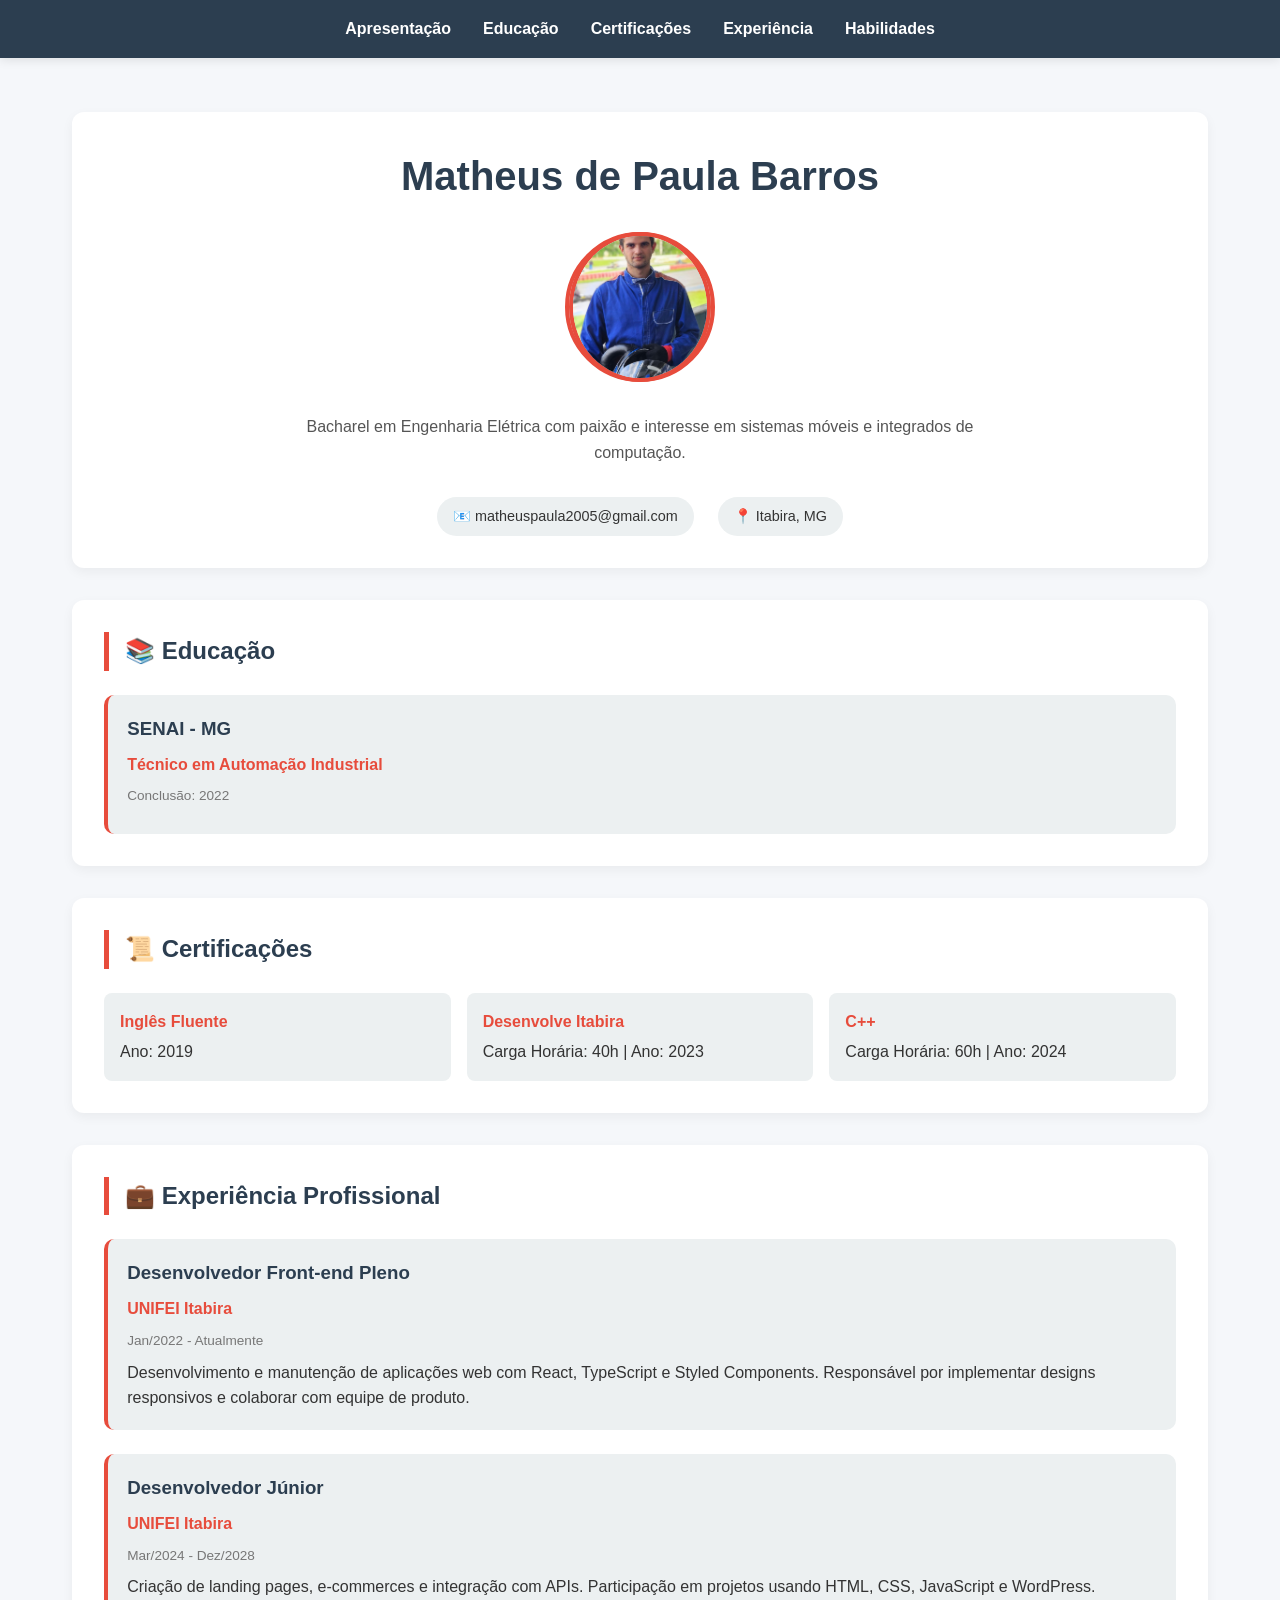
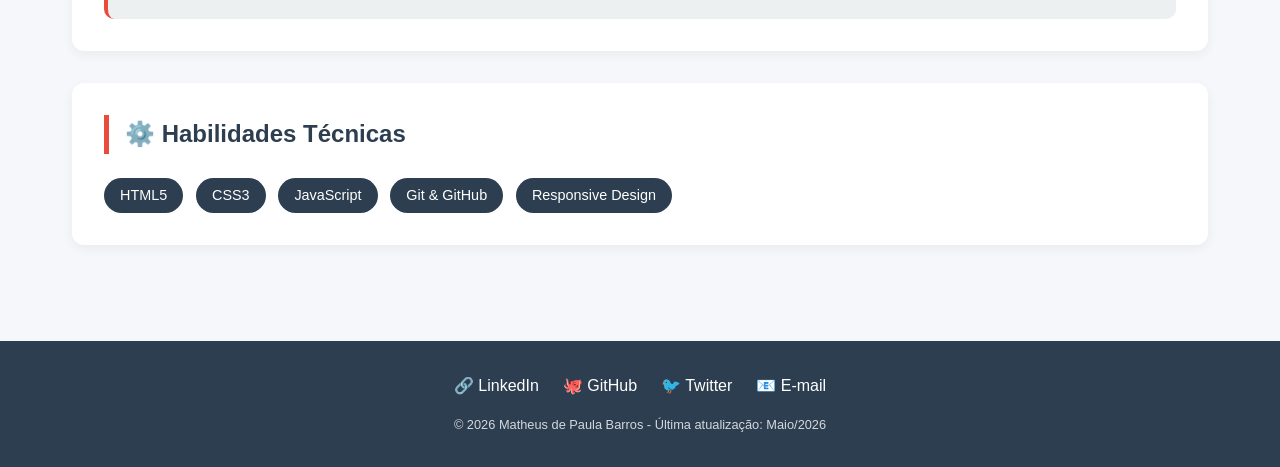
<file: cv-desenvolve/index.html>
<!DOCTYPE html>
<html lang="pt-BR">
<head>
    <meta charset="UTF-8">
    <meta name="viewport" content="width=device-width, initial-scale=1.0">
    <title>Meu Currículo | Matheus de Paula Barros</title>
    <style>
        * {
            margin: 0;
            padding: 0;
            box-sizing: border-box;
        }


        body {
            font-family: 'Segoe UI', Tahoma, Geneva, Verdana, sans-serif;
            background-color: #f5f7fa;
            color: #333;
            line-height: 1.6;
        }

        h1, h2, h3, h4, .nav-links a {
            font-family: 'Poppins', 'Segoe UI', sans-serif;
        }


        :root {
            --cor-principal: #2c3e50;    /* Azul escuro - principal */
            --cor-secundaria: #ecf0f1;  /* Cinza claro - secundária */
            --cor-destaque: #e74c3c;    /* Vermelho - destaque */
        }


        .navbar {
            position: fixed;
            top: 0;
            left: 0;
            width: 100%;
            background-color: var(--cor-principal);
            padding: 1rem 2rem;
            z-index: 1000;
            box-shadow: 0 2px 10px rgba(0,0,0,0.1);
        }

        .nav-links {
            display: flex;
            justify-content: center;
            gap: 2rem;
            list-style: none;
        }

        .nav-links a {
            color: white;
            text-decoration: none;
            font-weight: 600;
            transition: color 0.3s ease;
            padding: 0.5rem 0;
        }

        .nav-links a:hover {
            color: var(--cor-destaque);
        }


        .menu-toggle {
            display: none;
            background: none;
            border: none;
            color: white;
            font-size: 1.8rem;
            cursor: pointer;
            position: absolute;
            right: 20px;
            top: 12px;
        }


        .container {
            max-width: 1200px;
            margin: 80px auto 0;
            padding: 2rem;
        }

        section {
            background: white;
            border-radius: 12px;
            padding: 2rem;
            margin-bottom: 2rem;
            box-shadow: 0 4px 12px rgba(0,0,0,0.05);
        }

        section h2 {
            color: var(--cor-principal);
            border-left: 5px solid var(--cor-destaque);
            padding-left: 1rem;
            margin-bottom: 1.5rem;
        }

        .apresentacao {
            display: flex;
            flex-direction: column;
            align-items: center;
            text-align: center;
        }

        .apresentacao h1 {
            font-size: 2.5rem;
            color: var(--cor-principal);
            margin-bottom: 0.5rem;
        }

        .foto {
            width: 150px;
            height: 150px;
            border-radius: 50%;
            object-fit: cover;
            border: 4px solid var(--cor-destaque);
            margin: 1rem 0;
            background-color: #ddd;
            display: flex;
            align-items: center;
            justify-content: center;
            font-size: 3rem;
            color: #777;
        }

        .texto-apresentacao {
            max-width: 700px;
            margin: 1rem 0;
            color: #555;
        }

        .contato {
            display: flex;
            flex-wrap: wrap;
            justify-content: center;
            gap: 1.5rem;
            margin-top: 1rem;
            list-style: none;
        }

        .contato li {
            background: var(--cor-secundaria);
            padding: 0.5rem 1rem;
            border-radius: 30px;
            font-size: 0.9rem;
        }

        .contato li i {
            margin-right: 8px;
            color: var(--cor-destaque);
        }

        .educacao-container, .experiencia-container {
            display: flex;
            flex-direction: column;
            gap: 1.5rem;
        }

        .card {
            background: var(--cor-secundaria);
            padding: 1.2rem;
            border-radius: 10px;
            border-left: 4px solid var(--cor-destaque);
        }

        .card h3 {
            color: var(--cor-principal);
            margin-bottom: 0.5rem;
        }

        .card .instituicao, .card .empresa {
            font-weight: bold;
            color: var(--cor-destaque);
        }

        .card .data {
            font-size: 0.85rem;
            color: #777;
            margin: 0.5rem 0;
        }

        .certificacoes-container {
            display: grid;
            grid-template-columns: repeat(auto-fill, minmax(280px, 1fr));
            gap: 1rem;
        }

        .cert-item {
            background: var(--cor-secundaria);
            padding: 1rem;
            border-radius: 8px;
        }

        .cert-item strong {
            color: var(--cor-destaque);
            font-weight: bold;
            display: block;
            margin-bottom: 0.3rem;
        }

        .habilidades-lista {
            display: flex;
            flex-wrap: wrap;
            gap: 0.8rem;
            list-style: none;
        }

        .habilidades-lista li {
            background: var(--cor-principal);
            color: white;
            padding: 0.4rem 1rem;
            border-radius: 30px;
            font-size: 0.9rem;
        }


        footer {
            background-color: var(--cor-principal);
            color: white;
            text-align: center;
            padding: 2rem;
            margin-top: 2rem;
        }

        .social-links {
            display: flex;
            justify-content: center;
            gap: 1.5rem;
            list-style: none;
            margin-bottom: 1rem;
            flex-wrap: wrap;
        }

        .social-links a {
            color: white;
            text-decoration: none;
            transition: color 0.3s;
        }

        .social-links a:hover {
            color: var(--cor-destaque);
        }

        .copyright {
            font-size: 0.8rem;
            opacity: 0.8;
        }

        @media (max-width: 768px) {
            .menu-toggle {
                display: block;
            }

            .nav-links {
                display: none;
                flex-direction: column;
                align-items: center;
                gap: 1rem;
                background-color: var(--cor-principal);
                position: absolute;
                top: 60px;
                left: 0;
                width: 100%;
                padding: 1rem 0;
            }

            .nav-links.active {
                display: flex;
            }

            .container {
                padding: 1rem;
                margin-top: 70px;
            }

            section {
                padding: 1.2rem;
            }


            .navbar {
                padding: 0.8rem;
            }

            .apresentacao h1 {
                font-size: 1.8rem;
            }

            .foto {
                width: 120px;
                height: 120px;
            }


            .contato {
                flex-direction: column;
                align-items: center;
                gap: 0.8rem;
            }


            .certificacoes-container {
                grid-template-columns: 1fr;
            }
        }

        @media (min-width: 769px) {
            .nav-links {
                display: flex !important;
                flex-direction: row;
            }

            .menu-toggle {
                display: none;
            }

            .apresentacao {
                flex-direction: column;
            }
        }


        hr {
            margin: 1rem 0;
        }
    </style>
</head>
<body>


    <nav class="navbar">
        <button class="menu-toggle" id="menuToggle">☰</button>
        <ul class="nav-links" id="navLinks">
            <li><a href="#apresentacao">Apresentação</a></li>
            <li><a href="#educacao">Educação</a></li>
            <li><a href="#certificacoes">Certificações</a></li>
            <li><a href="#experiencia">Experiência</a></li>
            <li><a href="#habilidades">Habilidades</a></li>
        </ul>
    </nav>

    <div class="container">

        <section id="apresentacao" class="apresentacao">
            <h1>Matheus de Paula Barros</h1>
            <div class="foto">
                <img src="foto.jpeg" alt="Minha foto" class="foto">
            </div>
            <div class="texto-apresentacao">
                <p>Bacharel em Engenharia Elétrica com paixão e interesse em sistemas móveis e integrados de computação.</p>
            </div>
            <ul class="contato">
                <li>📧 matheuspaula2005@gmail.com</li>
                <li>📍 Itabira, MG</li>
            </ul>
        </section>


        <section id="educacao">
            <h2>📚 Educação</h2>
            <div class="educacao-container">
                <div class="card">
                    <h3>SENAI - MG</h3>
                    <p class="instituicao">Técnico em Automação Industrial</p>
                    <p class="data">Conclusão: 2022</p>
                </div>
            </div>
        </section>

        <section id="certificacoes">
            <h2>📜 Certificações</h2>
            <div class="certificacoes-container">
                <div class="cert-item">
                    <strong>Inglês Fluente</strong>
                    <p>Ano: 2019</p>
                </div>
                <div class="cert-item">
                    <strong>Desenvolve Itabira</strong>
                    <p>Carga Horária: 40h | Ano: 2023</p>
                </div>
                <div class="cert-item">
                    <strong>C++</strong>
                    <p>Carga Horária: 60h | Ano: 2024</p>
                </div>
            </div>
        </section>

        <section id="experiencia">
            <h2>💼 Experiência Profissional</h2>
            <div class="experiencia-container">
                <div class="card">
                    <h3>Desenvolvedor Front-end Pleno</h3>
                    <p class="empresa">UNIFEI Itabira</p>
                    <p class="data">Jan/2022 - Atualmente</p>
                    <p>Desenvolvimento e manutenção de aplicações web com React, TypeScript e Styled Components. Responsável por implementar designs responsivos e colaborar com equipe de produto.</p>
                </div>
                <div class="card">
                    <h3>Desenvolvedor Júnior</h3>
                    <p class="empresa">UNIFEI Itabira</p>
                    <p class="data">Mar/2024 - Dez/2028</p>
                    <p>Criação de landing pages, e-commerces e integração com APIs. Participação em projetos usando HTML, CSS, JavaScript e WordPress.</p>
                </div>
            </div>
        </section>

        <section id="habilidades">
            <h2>⚙️ Habilidades Técnicas</h2>
            <ul class="habilidades-lista">
                <li>HTML5</li>
                <li>CSS3</li>
                <li>JavaScript</li>
                <li>Git & GitHub</li>
                <li>Responsive Design</li>
            </ul>
        </section>
    </div>

    <footer>
        <ul class="social-links">
            <li><a href="#">🔗 LinkedIn</a></li>
            <li><a href="#">🐙 GitHub</a></li>
            <li><a href="#">🐦 Twitter</a></li>
            <li><a href="#">📧 E-mail</a></li>
        </ul>
        <div class="copyright">
            &copy; 2026 Matheus de Paula Barros - Última atualização: Maio/2026
        </div>
    </footer>


    <script>
        const menuToggle = document.getElementById('menuToggle');
        const navLinks = document.getElementById('navLinks');

        if (menuToggle) {
            menuToggle.addEventListener('click', () => {
                navLinks.classList.toggle('active');
            });
        }


        const links = document.querySelectorAll('.nav-links a');
        links.forEach(link => {
            link.addEventListener('click', () => {
                if (window.innerWidth <= 768) {
                    navLinks.classList.remove('active');
                }
            });
        });
    </script>
</body>
</html>
</file>
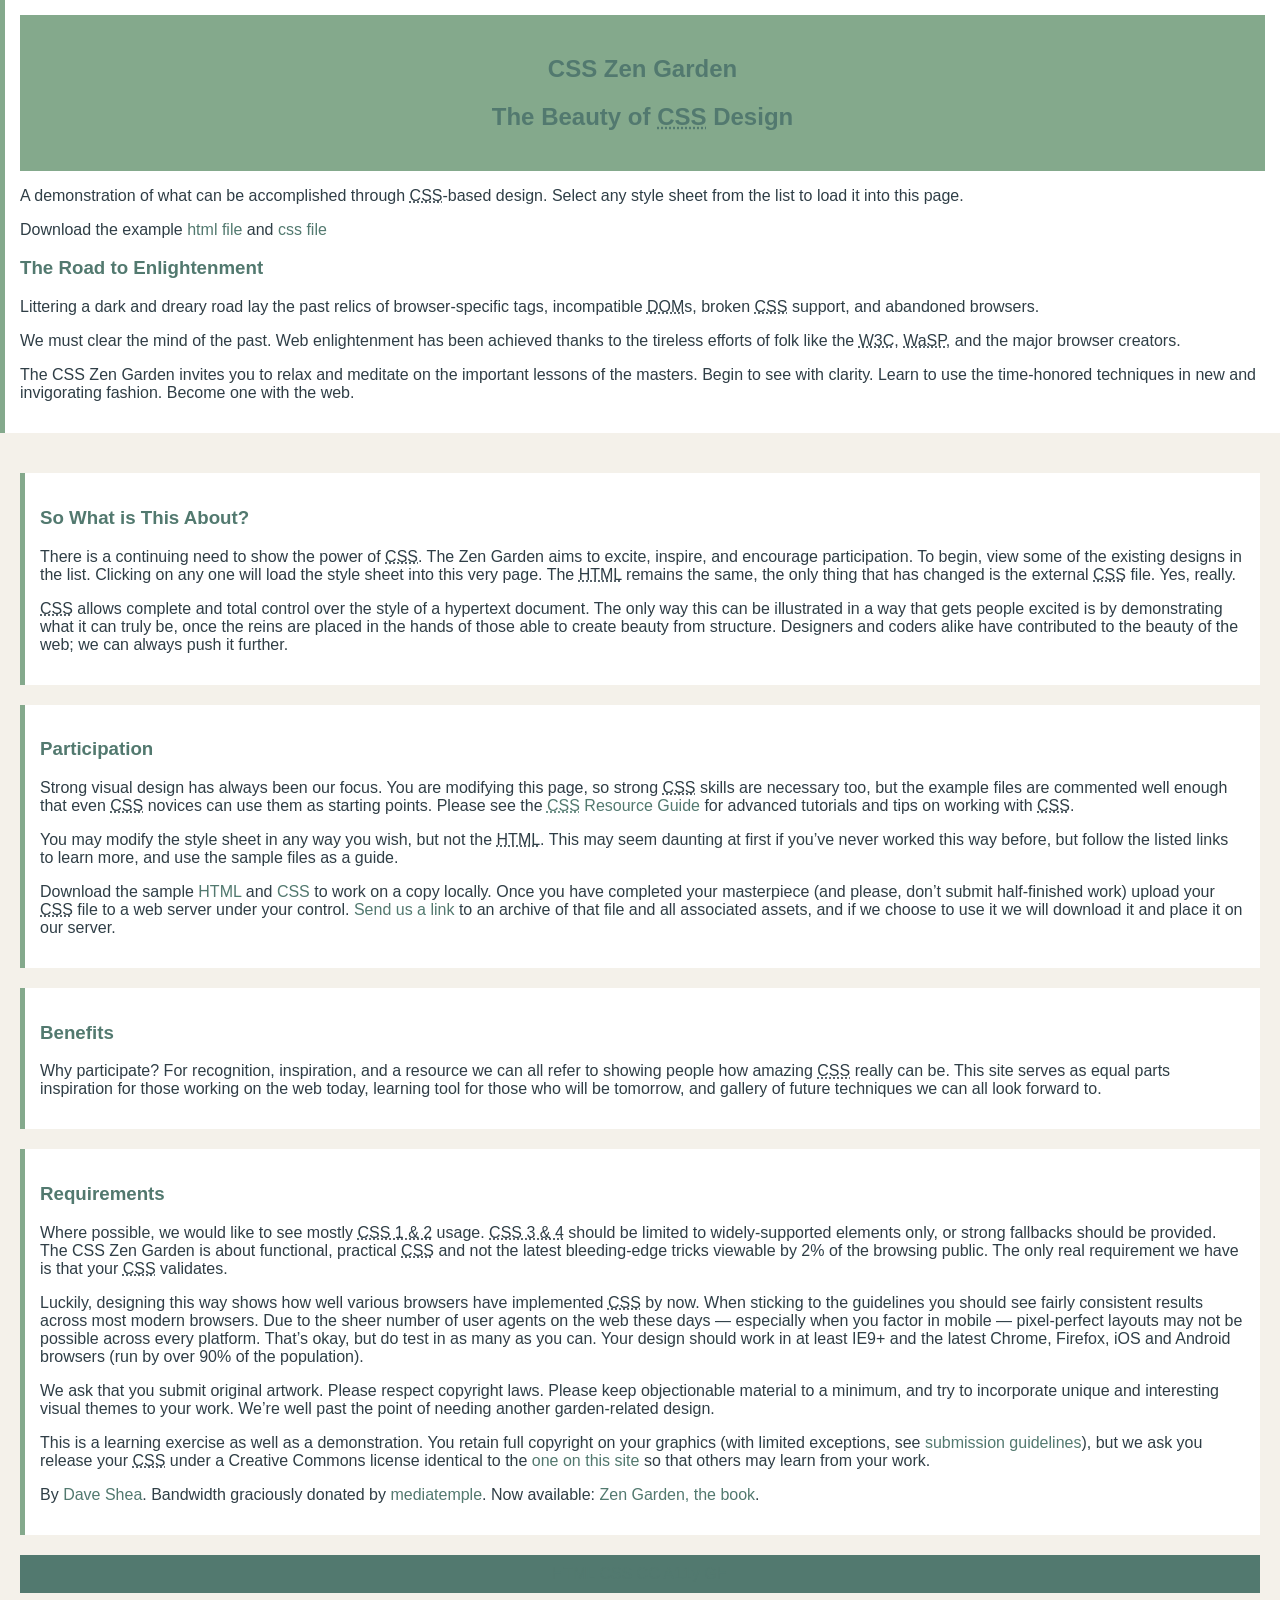
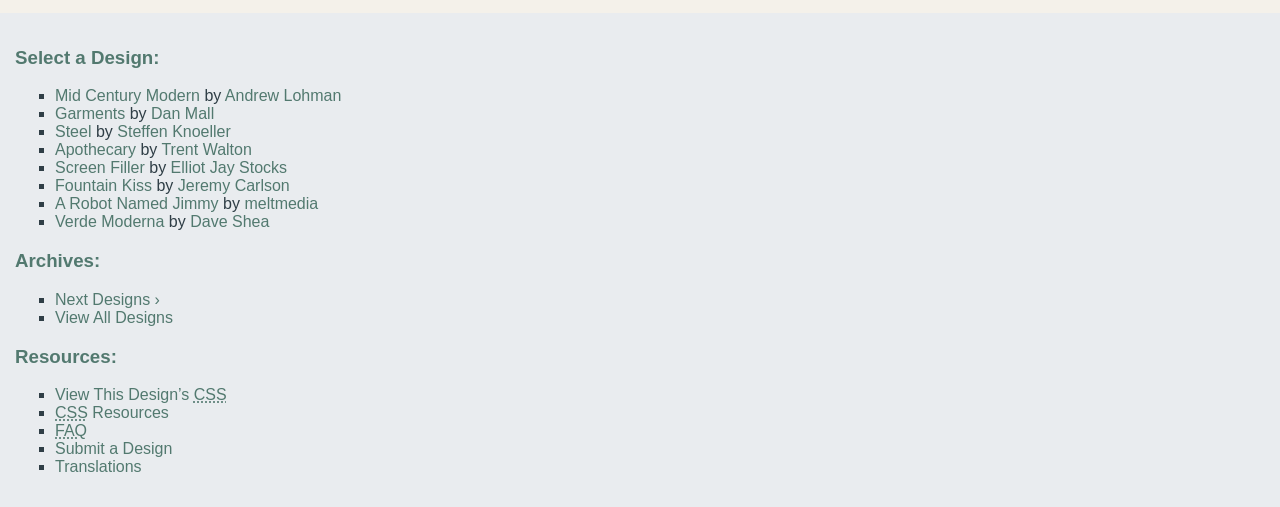
<file: zengarden/index.html>
<!DOCTYPE html>
<html lang="en">
<head>
	<meta charset="utf-8">
	<title>CSS Zen Garden: The Beauty of CSS Design</title>

	<link rel="stylesheet" media="screen" href="style.css?v=8may2013">
	<link rel="alternate" type="application/rss+xml" title="RSS" href="http://www.csszengarden.com/zengarden.xml">

	<meta name="viewport" content="width=device-width, initial-scale=1.0">
	<meta name="author" content="Dave Shea">
	<meta name="description" content="A demonstration of what can be accomplished visually through CSS-based design.">
	<meta name="robots" content="all">


	<!--[if lt IE 9]>
	<script src="script/html5shiv.js"></script>
	<![endif]-->
</head>

<!--



	View source is a feature, not a bug. Thanks for your curiosity and
	interest in participating!

	Here are the submission guidelines for the new and improved csszengarden.com:

	- CSS3? Of course! Prefix for ALL browsers where necessary.
	- go responsive; test your layout at multiple screen sizes.
	- your browser testing baseline: IE9+, recent Chrome/Firefox/Safari, and iOS/Android
	- Graceful degradation is acceptable, and in fact highly encouraged.
	- use classes for styling. Don't use ids.
	- web fonts are cool, just make sure you have a license to share the files. Hosted
	  services that are applied via the CSS file (ie. Google Fonts) will work fine, but
	  most that require custom HTML won't. TypeKit is supported, see the readme on this
	  page for usage instructions: https://github.com/mezzoblue/csszengarden.com/

	And a few tips on building your CSS file:

	- use :first-child, :last-child and :nth-child to get at non-classed elements
	- use ::before and ::after to create pseudo-elements for extra styling
	- use multiple background images to apply as many as you need to any element
	- use the Kellum Method for image replacement, if still needed. http://goo.gl/GXxdI
	- don't rely on the extra divs at the bottom. Use ::before and ::after instead.

		
-->

<body id="css-zen-garden">
<div class="page-wrapper">

	<section class="intro" id="zen-intro">
		<header role="banner">
			<h1>CSS Zen Garden</h1>
			<h2>The Beauty of <abbr title="Cascading Style Sheets">CSS</abbr> Design</h2>
		</header>

		<div class="summary" id="zen-summary" role="article">
			<p>A demonstration of what can be accomplished through <abbr title="Cascading Style Sheets">CSS</abbr>-based design. Select any style sheet from the list to load it into this page.</p>
			<p>Download the example <a href="/examples/index" title="This page's source HTML code, not to be modified.">html file</a> and <a href="/examples/style.css" title="This page's sample CSS, the file you may modify.">css file</a></p>
		</div>

		<div class="preamble" id="zen-preamble" role="article">
			<h3>The Road to Enlightenment</h3>
			<p>Littering a dark and dreary road lay the past relics of browser-specific tags, incompatible <abbr title="Document Object Model">DOM</abbr>s, broken <abbr title="Cascading Style Sheets">CSS</abbr> support, and abandoned browsers.</p>
			<p>We must clear the mind of the past. Web enlightenment has been achieved thanks to the tireless efforts of folk like the <abbr title="World Wide Web Consortium">W3C</abbr>, <abbr title="Web Standards Project">WaSP</abbr>, and the major browser creators.</p>
			<p>The CSS Zen Garden invites you to relax and meditate on the important lessons of the masters. Begin to see with clarity. Learn to use the time-honored techniques in new and invigorating fashion. Become one with the web.</p>
		</div>
	</section>

	<div class="main supporting" id="zen-supporting" role="main">
		<div class="explanation" id="zen-explanation" role="article">
			<h3>So What is This About?</h3>
			<p>There is a continuing need to show the power of <abbr title="Cascading Style Sheets">CSS</abbr>. The Zen Garden aims to excite, inspire, and encourage participation. To begin, view some of the existing designs in the list. Clicking on any one will load the style sheet into this very page. The <abbr title="HyperText Markup Language">HTML</abbr> remains the same, the only thing that has changed is the external <abbr title="Cascading Style Sheets">CSS</abbr> file. Yes, really.</p>
			<p><abbr title="Cascading Style Sheets">CSS</abbr> allows complete and total control over the style of a hypertext document. The only way this can be illustrated in a way that gets people excited is by demonstrating what it can truly be, once the reins are placed in the hands of those able to create beauty from structure. Designers and coders alike have contributed to the beauty of the web; we can always push it further.</p>
		</div>

		<div class="participation" id="zen-participation" role="article">
			<h3>Participation</h3>
			<p>Strong visual design has always been our focus. You are modifying this page, so strong <abbr title="Cascading Style Sheets">CSS</abbr> skills are necessary too, but the example files are commented well enough that even <abbr title="Cascading Style Sheets">CSS</abbr> novices can use them as starting points. Please see the <a href="/pages/resources/" title="A listing of CSS-related resources"><abbr title="Cascading Style Sheets">CSS</abbr> Resource Guide</a> for advanced tutorials and tips on working with <abbr title="Cascading Style Sheets">CSS</abbr>.</p>
			<p>You may modify the style sheet in any way you wish, but not the <abbr title="HyperText Markup Language">HTML</abbr>. This may seem daunting at first if you&#8217;ve never worked this way before, but follow the listed links to learn more, and use the sample files as a guide.</p>
			<p>Download the sample <a href="/examples/index" title="This page's source HTML code, not to be modified.">HTML</a> and <a href="/examples/style.css" title="This page's sample CSS, the file you may modify.">CSS</a> to work on a copy locally. Once you have completed your masterpiece (and please, don&#8217;t submit half-finished work) upload your <abbr title="Cascading Style Sheets">CSS</abbr> file to a web server under your control. <a href="/pages/submit/" title="Use the contact form to send us your CSS file">Send us a link</a> to an archive of that file and all associated assets, and if we choose to use it we will download it and place it on our server.</p>
		</div>

		<div class="benefits" id="zen-benefits" role="article">
			<h3>Benefits</h3>
			<p>Why participate? For recognition, inspiration, and a resource we can all refer to showing people how amazing <abbr title="Cascading Style Sheets">CSS</abbr> really can be. This site serves as equal parts inspiration for those working on the web today, learning tool for those who will be tomorrow, and gallery of future techniques we can all look forward to.</p>
		</div>

		<div class="requirements" id="zen-requirements" role="article">
			<h3>Requirements</h3>
			<p>Where possible, we would like to see mostly <abbr title="Cascading Style Sheets, levels 1 and 2">CSS 1 &amp; 2</abbr> usage. <abbr title="Cascading Style Sheets, levels 3 and 4">CSS 3 &amp; 4</abbr> should be limited to widely-supported elements only, or strong fallbacks should be provided. The CSS Zen Garden is about functional, practical <abbr title="Cascading Style Sheets">CSS</abbr> and not the latest bleeding-edge tricks viewable by 2% of the browsing public. The only real requirement we have is that your <abbr title="Cascading Style Sheets">CSS</abbr> validates.</p>
			<p>Luckily, designing this way shows how well various browsers have implemented <abbr title="Cascading Style Sheets">CSS</abbr> by now. When sticking to the guidelines you should see fairly consistent results across most modern browsers. Due to the sheer number of user agents on the web these days &#8212; especially when you factor in mobile &#8212; pixel-perfect layouts may not be possible across every platform. That&#8217;s okay, but do test in as many as you can. Your design should work in at least IE9+ and the latest Chrome, Firefox, iOS and Android browsers (run by over 90% of the population).</p>
			<p>We ask that you submit original artwork. Please respect copyright laws. Please keep objectionable material to a minimum, and try to incorporate unique and interesting visual themes to your work. We&#8217;re well past the point of needing another garden-related design.</p>
			<p>This is a learning exercise as well as a demonstration. You retain full copyright on your graphics (with limited exceptions, see <a href="/pages/submit/guidelines/">submission guidelines</a>), but we ask you release your <abbr title="Cascading Style Sheets">CSS</abbr> under a Creative Commons license identical to the <a href="http://creativecommons.org/licenses/by-nc-sa/3.0/" title="View the Zen Garden's license information.">one on this site</a> so that others may learn from your work.</p>
			<p role="contentinfo">By <a href="http://www.mezzoblue.com/">Dave Shea</a>. Bandwidth graciously donated by <a href="http://www.mediatemple.net/">mediatemple</a>. Now available: <a href="http://www.amazon.com/exec/obidos/ASIN/0321303474/mezzoblue-20/">Zen Garden, the book</a>.</p>
		</div>

		<footer>
			<a href="http://validator.w3.org/check/referer" title="Check the validity of this site&#8217;s HTML" class="zen-validate-html">HTML</a>
			<a href="http://jigsaw.w3.org/css-validator/check/referer" title="Check the validity of this site&#8217;s CSS" class="zen-validate-css">CSS</a>
			<a href="http://creativecommons.org/licenses/by-nc-sa/3.0/" title="View the Creative Commons license of this site: Attribution-NonCommercial-ShareAlike." class="zen-license">CC</a>
			<a href="http://mezzoblue.com/zengarden/faq/#aaa" title="Read about the accessibility of this site" class="zen-accessibility">A11y</a>
			<a href="https://github.com/mezzoblue/csszengarden.com" title="Fork this site on Github" class="zen-github">GH</a>
		</footer>

	</div>


	<aside class="sidebar" role="complementary">
		<div class="wrapper">

			<div class="design-selection" id="design-selection">
				<h3 class="select">Select a Design:</h3>
				<nav role="navigation">
					<ul>
					<li>
						<a href="/221/" class="design-name">Mid Century Modern</a> by						<a href="http://andrewlohman.com/" class="designer-name">Andrew Lohman</a>
					</li>					<li>
						<a href="/220/" class="design-name">Garments</a> by						<a href="http://danielmall.com/" class="designer-name">Dan Mall</a>
					</li>					<li>
						<a href="/219/" class="design-name">Steel</a> by						<a href="http://steffen-knoeller.de" class="designer-name">Steffen Knoeller</a>
					</li>					<li>
						<a href="/218/" class="design-name">Apothecary</a> by						<a href="http://trentwalton.com" class="designer-name">Trent Walton</a>
					</li>					<li>
						<a href="/217/" class="design-name">Screen Filler</a> by						<a href="http://elliotjaystocks.com/" class="designer-name">Elliot Jay Stocks</a>
					</li>					<li>
						<a href="/216/" class="design-name">Fountain Kiss</a> by						<a href="http://jeremycarlson.com" class="designer-name">Jeremy Carlson</a>
					</li>					<li>
						<a href="/215/" class="design-name">A Robot Named Jimmy</a> by						<a href="http://meltmedia.com/" class="designer-name">meltmedia</a>
					</li>					<li>
						<a href="/214/" class="design-name">Verde Moderna</a> by						<a href="http://www.mezzoblue.com/" class="designer-name">Dave Shea</a>
					</li>					</ul>
				</nav>
			</div>

			<div class="design-archives" id="design-archives">
				<h3 class="archives">Archives:</h3>
				<nav role="navigation">
					<ul>
						<li class="next">
							<a href="/214/page1">
								Next Designs <span class="indicator">&rsaquo;</span>
							</a>
						</li>
						<li class="viewall">
							<a href="/pages/alldesigns/" title="View every submission to the Zen Garden.">
								View All Designs							</a>
						</li>
					</ul>
				</nav>
			</div>

			<div class="zen-resources" id="zen-resources">
				<h3 class="resources">Resources:</h3>
				<ul>
					<li class="view-css">
						<a href="style.css" title="View the source CSS file of the currently-viewed design.">
							View This Design&#8217;s <abbr title="Cascading Style Sheets">CSS</abbr>						</a>
					</li>
					<li class="css-resources">
						<a href="/pages/resources/" title="Links to great sites with information on using CSS.">
							<abbr title="Cascading Style Sheets">CSS</abbr> Resources						</a>
					</li>
					<li class="zen-faq">
						<a href="/pages/faq/" title="A list of Frequently Asked Questions about the Zen Garden.">
							<abbr title="Frequently Asked Questions">FAQ</abbr>						</a>
					</li>
					<li class="zen-submit">
						<a href="/pages/submit/" title="Send in your own CSS file.">
							Submit a Design						</a>
					</li>
					<li class="zen-translations">
						<a href="/pages/translations/" title="View translated versions of this page.">
							Translations						</a>
					</li>
				</ul>
			</div>
		</div>
	</aside>


</div>

<!--

	These superfluous divs/spans were originally provided as catch-alls to add extra imagery.
	These days we have full ::before and ::after support, favour using those instead.
	These only remain for historical design compatibility. They might go away one day.
		
-->
<div class="extra1" role="presentation"></div><div class="extra2" role="presentation"></div><div class="extra3" role="presentation"></div>
<div class="extra4" role="presentation"></div><div class="extra5" role="presentation"></div><div class="extra6" role="presentation"></div>

</body>
</html>
</file>
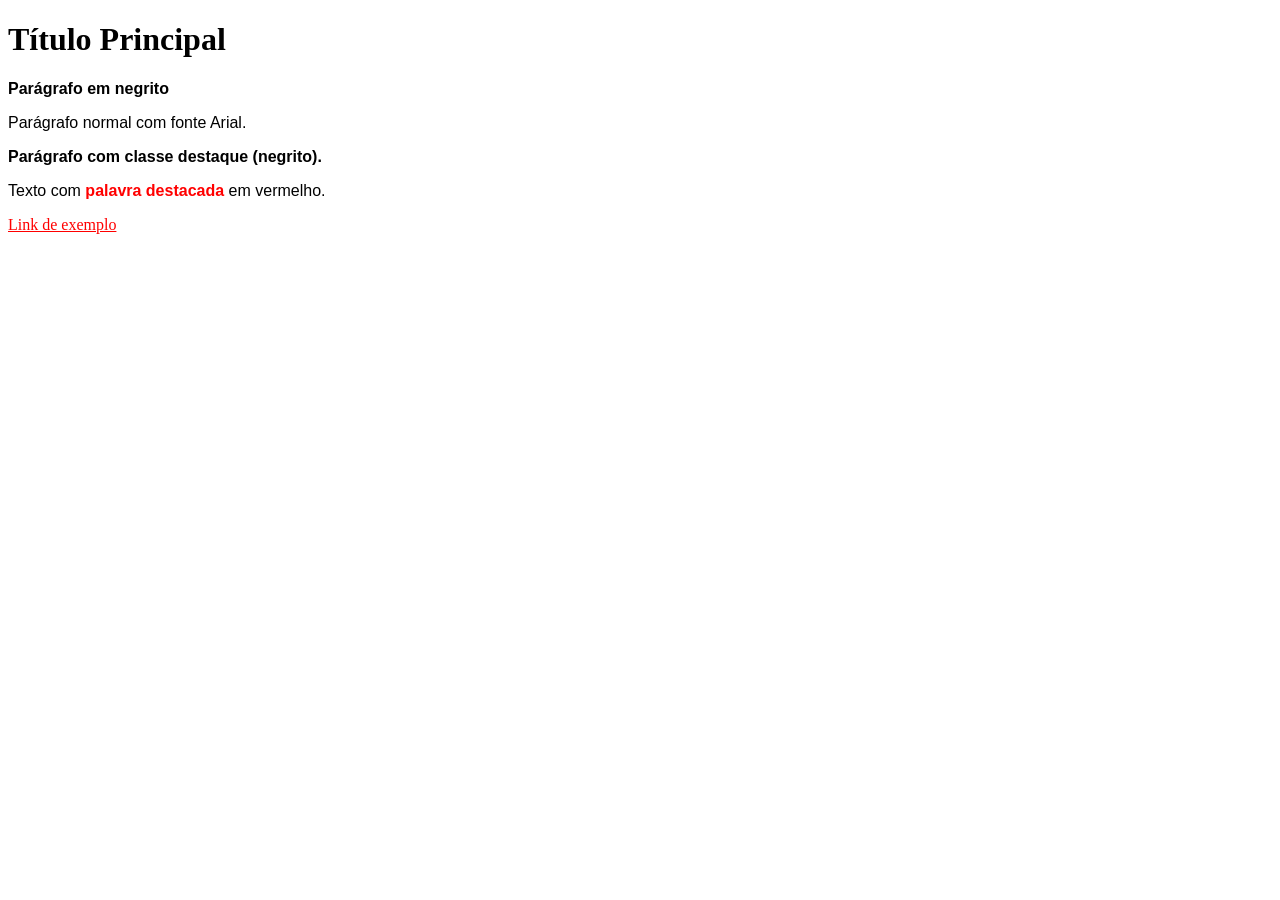
<file: atividadecss.html>
<!DOCTYPE html>
<html lang="pt-BR">
<head>
    <meta charset="UTF-8">
    <title>Exercício CSS</title>
    <style>
        a {
            color: red;
        }

        a:hover {
            color: lemonchiffon;
        }
        p {
            font-family: Arial, sans-serif;
        }

        h1 + p {
            font-weight: bold;
        }

        .destaque {
            font-family: Arial, sans-serif;
        }

        p.destaque {
            font-weight: bold;
        }

        strong.destaque {
            color: red;
        }
    </style>
</head>
<body>

    <h1>Título Principal</h1>
    <p>Parágrafo em negrito</p>

    <p>Parágrafo normal com fonte Arial.</p>

    <p class="destaque">Parágrafo com classe destaque (negrito).</p>

    <p>Texto com <strong class="destaque">palavra destacada</strong> em vermelho.</p>

    <a href="#">Link de exemplo</a>

</body>
</html>
</file>
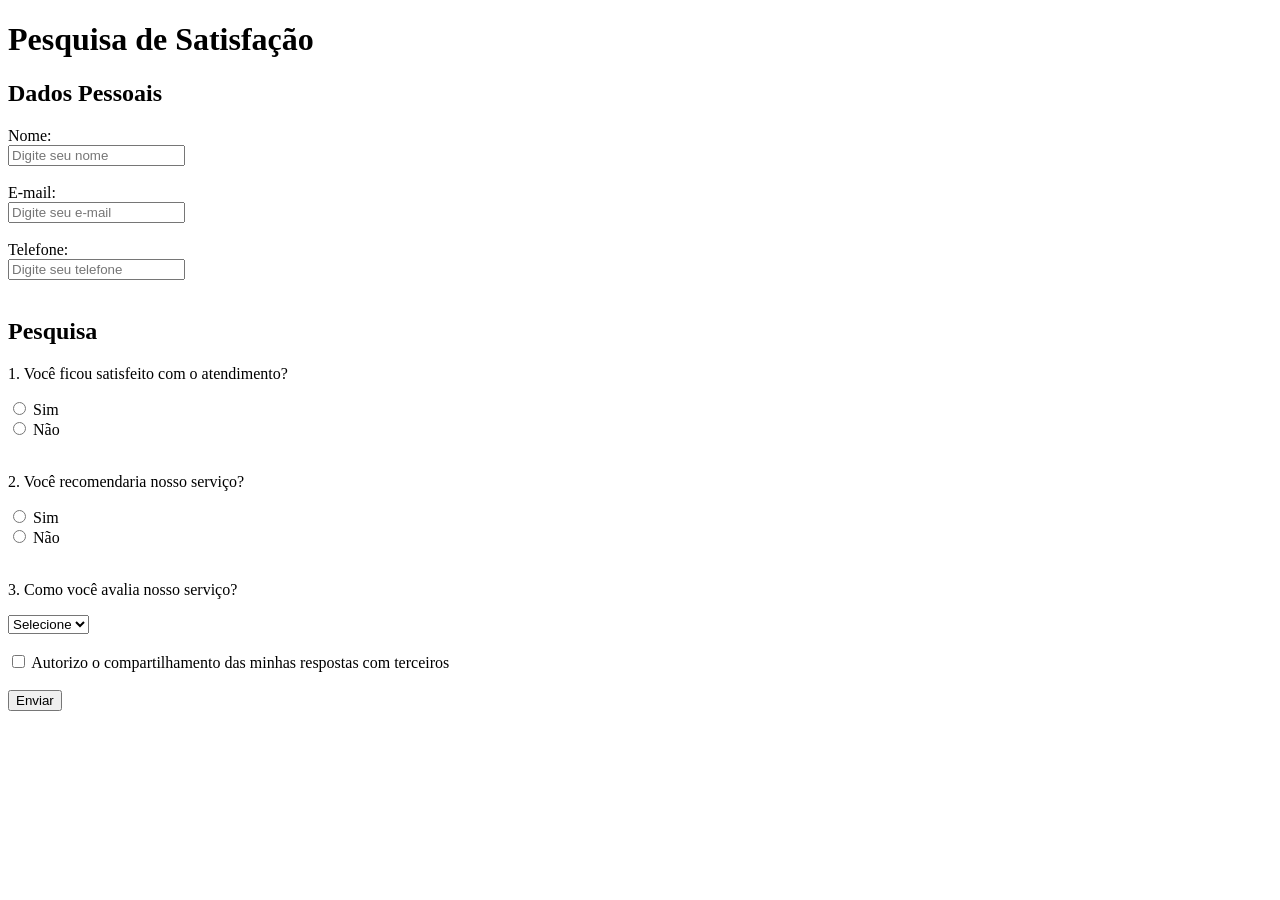
<file: formulario.html>
<!DOCTYPE html>
<html lang="pt-BR">
<head>
    <meta charset="UTF-8">
    <title>Pesquisa de Satisfação</title>
</head>
<body>
    <h1>Pesquisa de Satisfação</h1>

    <form method="post">
        <h2>Dados Pessoais</h2>

        <label for="nome">Nome:</label><br>
        <input type="text" id="nome" name="nome" placeholder="Digite seu nome" value="" required>
        <br><br>
        <label for="email">E-mail:</label><br>
        <input type="email" id="email" name="email" placeholder="Digite seu e-mail" value="" required>
        <br><br>
        <label for="telefone">Telefone:</label><br>
        <input type="tel" id="telefone" name="telefone" placeholder="Digite seu telefone" value="">
        <br><br>

        <h2>Pesquisa</h2>

        <p>1. Você ficou satisfeito com o atendimento?</p>
        <input type="radio" id="satisfeito_sim" name="satisfacao" value="sim">
        <label for="satisfeito_sim">Sim</label><br>

        <input type="radio" id="satisfeito_nao" name="satisfacao" value="nao">
        <label for="satisfeito_nao">Não</label>
        <br><br>

        <p>2. Você recomendaria nosso serviço?</p>
        <input type="radio" id="recomenda_sim" name="recomendacao" value="sim">
        <label for="recomenda_sim">Sim</label><br>

        <input type="radio" id="recomenda_nao" name="recomendacao" value="nao">
        <label for="recomenda_nao">Não</label>
        <br><br>

        <p>3. Como você avalia nosso serviço?</p>
        <select id="avaliacao" name="avaliacao">
            <option value="">Selecione</option>
            <option value="excelente">Excelente</option>
            <option value="bom">Bom</option>
            <option value="regular">Regular</option>
            <option value="ruim">Ruim</option>
        </select>
        <br><br>
        <input type="checkbox" id="compartilhar" name="compartilhar" value="sim">
        <label for="compartilhar">
            Autorizo o compartilhamento das minhas respostas com terceiros
        </label>
        <br><br>
        <input type="submit" value="Enviar">
    </form>

</body>
</html>
</file>
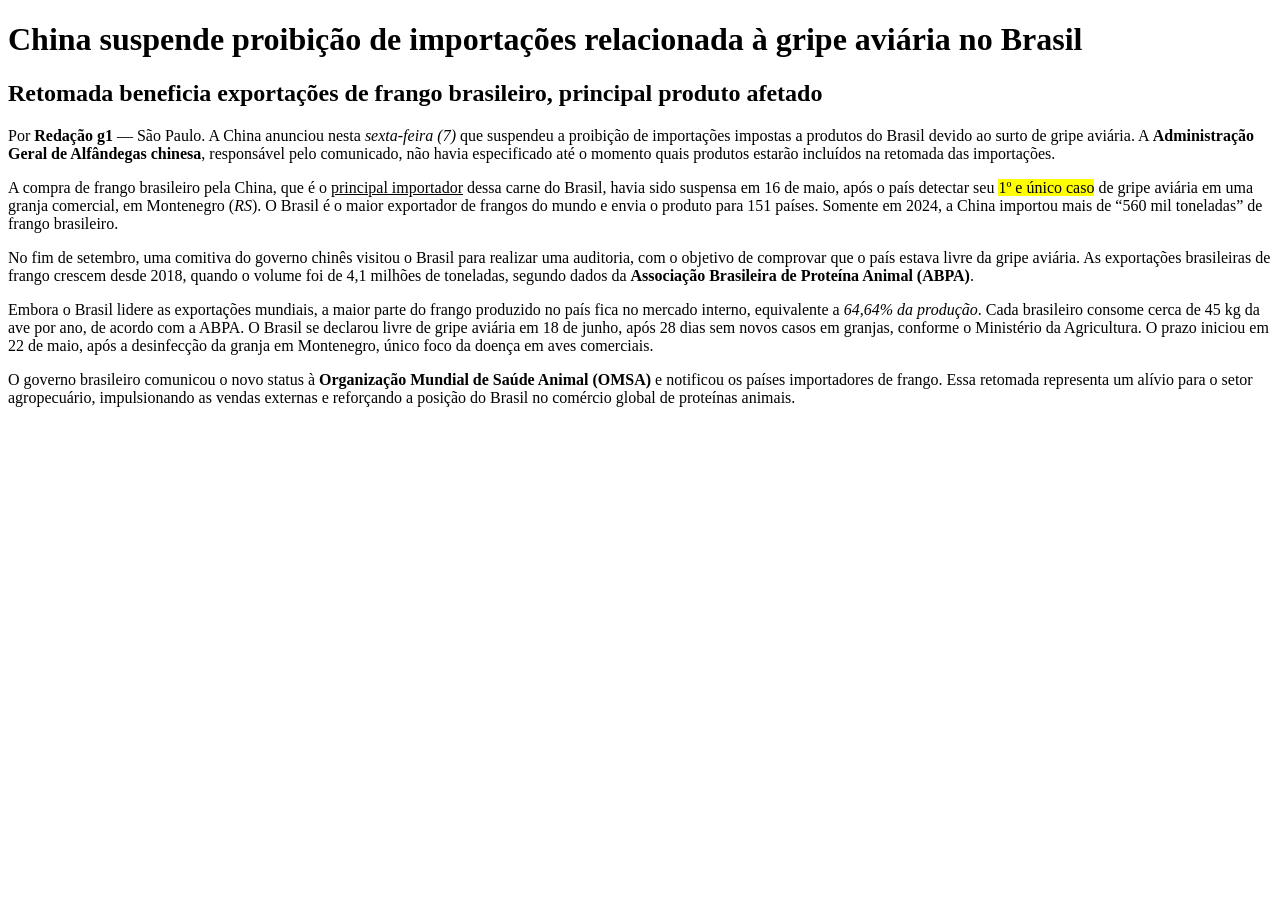
<file: noticia.html>
<!DOCTYPE html>
<html lang="pt-BR">
<head>
    <meta charset="UTF-8">
    <meta name="viewport" content="width=device-width, initial-scale=1.0">
    <title>China Suspende Proibição de Importações Relacionada à Gripe Aviária no Brasil</title>
</head>
<body>

    <h1>China suspende proibição de importações relacionada à gripe aviária no Brasil</h1>
    
    <h2>Retomada beneficia exportações de frango brasileiro, principal produto afetado</h2>

    <p>
        Por <strong>Redação g1</strong> — São Paulo. A China anunciou nesta <em>sexta-feira (7)</em> que suspendeu a proibição de importações impostas a produtos do Brasil devido ao surto de gripe aviária. A <b>Administração Geral de Alfândegas chinesa</b>, responsável pelo comunicado, não havia especificado até o momento quais produtos estarão incluídos na retomada das importações.
    </p>

    <p>
        A compra de frango brasileiro pela China, que é o <u>principal importador</u> dessa carne do Brasil, havia sido suspensa em 16 de maio, após o país detectar seu <mark>1º e único caso</mark> de gripe aviária em uma granja comercial, em Montenegro (<i>RS</i>). O Brasil é o maior exportador de frangos do mundo e envia o produto para 151 países. Somente em 2024, a China importou mais de <q>560 mil toneladas</q> de frango brasileiro.
    </p>

    <p>
        No fim de setembro, uma comitiva do governo chinês visitou o Brasil para realizar uma auditoria, com o objetivo de comprovar que o país estava livre da gripe aviária. As exportações brasileiras de frango crescem desde 2018, quando o volume foi de 4,1 milhões de toneladas, segundo dados da <strong>Associação Brasileira de Proteína Animal (ABPA)</strong>.
    </p>

    <p>
        Embora o Brasil lidere as exportações mundiais, a maior parte do frango produzido no país fica no mercado interno, equivalente a <em>64,64% da produção</em>. Cada brasileiro consome cerca de 45 kg da ave por ano, de acordo com a ABPA. O Brasil se declarou livre de gripe aviária em 18 de junho, após 28 dias sem novos casos em granjas, conforme o Ministério da Agricultura. O prazo iniciou em 22 de maio, após a desinfecção da granja em Montenegro, único foco da doença em aves comerciais.
    </p>

    <p>
        O governo brasileiro comunicou o novo status à <b>Organização Mundial de Saúde Animal (OMSA)</b> e notificou os países importadores de frango. Essa retomada representa um alívio para o setor agropecuário, impulsionando as vendas externas e reforçando a posição do Brasil no comércio global de proteínas animais.
    </p>

</body>
</html>
</file>
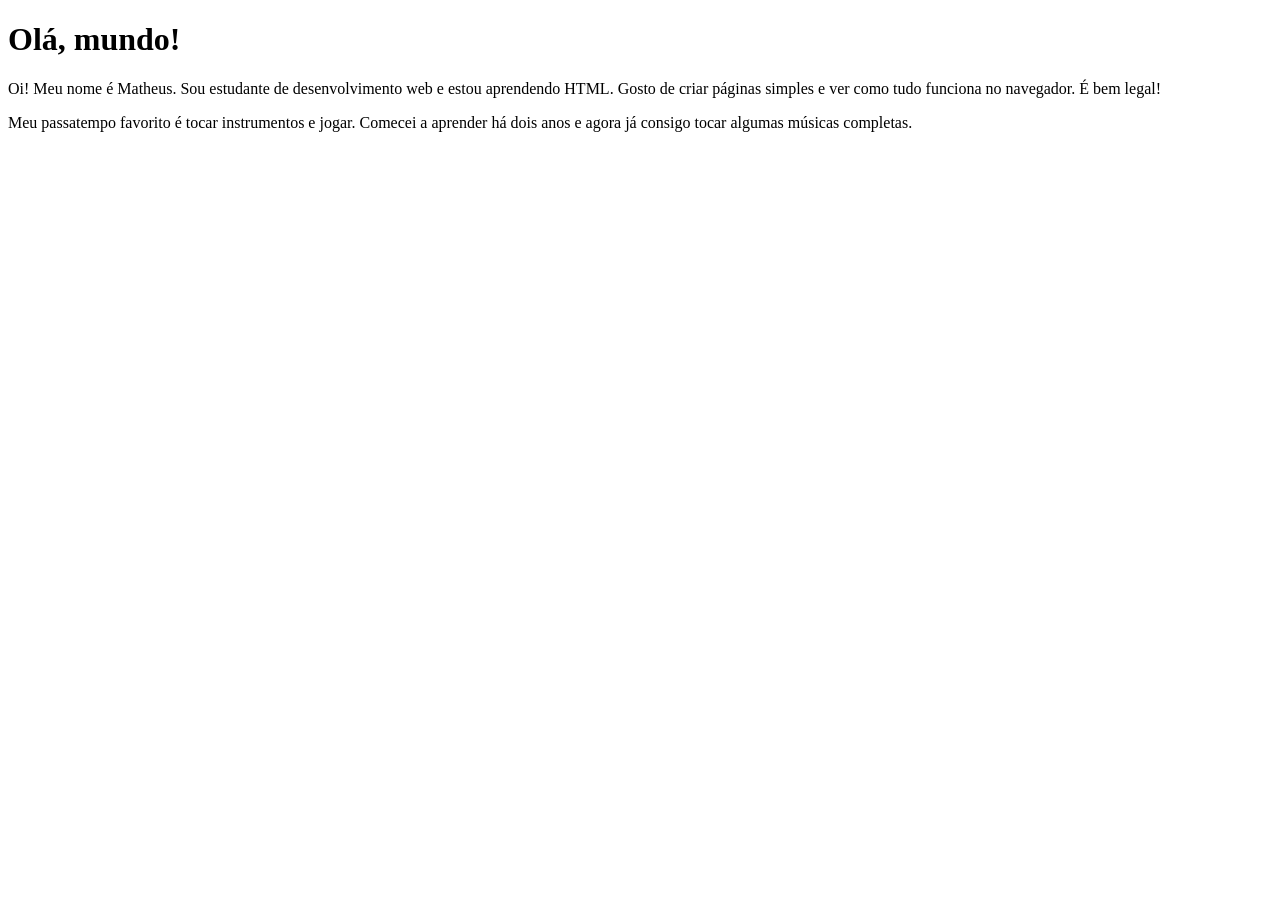
<file: pagina.html>
<!DOCTYPE html>
<html lang="pt-BR">
<head>
    <meta charset="UTF-8">
    <meta name="viewport" content="width=device-width, initial-scale=1.0">
    <title>Minha Primeira Página</title>
</head>
<body>
    <h1>Olá, mundo!</h1>
    
    <p>
        Oi! Meu nome é Matheus. Sou estudante de desenvolvimento web e estou aprendendo HTML. 
        Gosto de criar páginas simples e ver como tudo funciona no navegador. É bem legal!
    </p>
    
    <p>
        Meu passatempo favorito é tocar instrumentos e jogar. Comecei a aprender há dois anos e agora 
        já consigo tocar algumas músicas completas.
    </p>
</body>
</html>
</file>
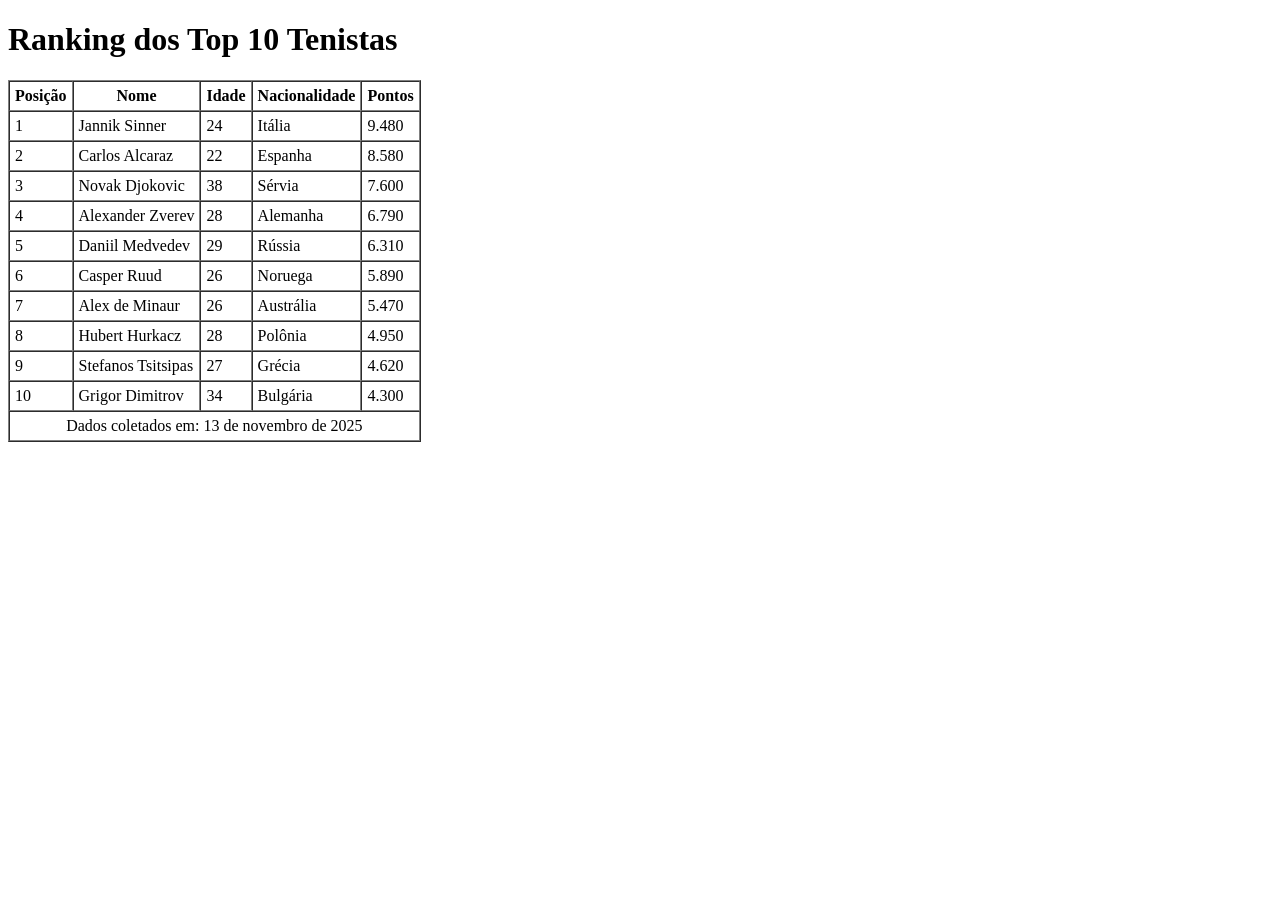
<file: tenistas.html>
<!DOCTYPE html>
<html lang="pt-BR">
<head>
    <meta charset="UTF-8">
    <title>Ranking dos Top 10 Tenistas</title>
</head>
<body>

    <h1>Ranking dos Top 10 Tenistas</h1>

    <table border="1" cellpadding="5" cellspacing="0">
        <thead>
            <tr>
                <th>Posição</th>
                <th>Nome</th>
                <th>Idade</th>
                <th>Nacionalidade</th>
                <th>Pontos</th>
            </tr>
        </thead>

        <tbody>
            <tr>
                <td>1</td>
                <td>Jannik Sinner</td>
                <td>24</td>
                <td>Itália</td>
                <td>9.480</td>
            </tr>
            <tr>
                <td>2</td>
                <td>Carlos Alcaraz</td>
                <td>22</td>
                <td>Espanha</td>
                <td>8.580</td>
            </tr>
            <tr>
                <td>3</td>
                <td>Novak Djokovic</td>
                <td>38</td>
                <td>Sérvia</td>
                <td>7.600</td>
            </tr>
            <tr>
                <td>4</td>
                <td>Alexander Zverev</td>
                <td>28</td>
                <td>Alemanha</td>
                <td>6.790</td>
            </tr>
            <tr>
                <td>5</td>
                <td>Daniil Medvedev</td>
                <td>29</td>
                <td>Rússia</td>
                <td>6.310</td>
            </tr>
            <tr>
                <td>6</td>
                <td>Casper Ruud</td>
                <td>26</td>
                <td>Noruega</td>
                <td>5.890</td>
            </tr>
            <tr>
                <td>7</td>
                <td>Alex de Minaur</td>
                <td>26</td>
                <td>Austrália</td>
                <td>5.470</td>
            </tr>
            <tr>
                <td>8</td>
                <td>Hubert Hurkacz</td>
                <td>28</td>
                <td>Polônia</td>
                <td>4.950</td>
            </tr>
            <tr>
                <td>9</td>
                <td>Stefanos Tsitsipas</td>
                <td>27</td>
                <td>Grécia</td>
                <td>4.620</td>
            </tr>
            <tr>
                <td>10</td>
                <td>Grigor Dimitrov</td>
                <td>34</td>
                <td>Bulgária</td>
                <td>4.300</td>
            </tr>
        </tbody>

        <tfoot>
            <tr>
                <td colspan="5" align="center">Dados coletados em: 13 de novembro de 2025</td>
            </tr>
        </tfoot>
    </table>

</body>
</html>
</file>
<file: zengarden/style.css>
body {
    margin: 0;
    font-family: Arial, sans-serif;
    background-color: #f4f1ea;
    color: #2f3e46;
}
a {
    color: #52796f;
    text-decoration: none;
}

a:hover {
    color: #84a98c;
}
h1, h2, h3 {
    color: #52796f;
}
header {
    background-color: #84a98c;
    color: white;
    padding: 20px;
    text-align: center;
}


.main {
    padding: 20px;
}

section, .supporting > div {
    margin-bottom: 20px;
    padding: 15px;
    background-color: white;
    border-left: 5px solid #84a98c;
}
.sidebar {
    background-color: #e9ecef;
    padding: 15px;
}
ul {
    list-style-type: square;
}
footer {
    background-color: #52796f;
    color: white;
    text-align: center;
    padding: 10px;
}
</file>
